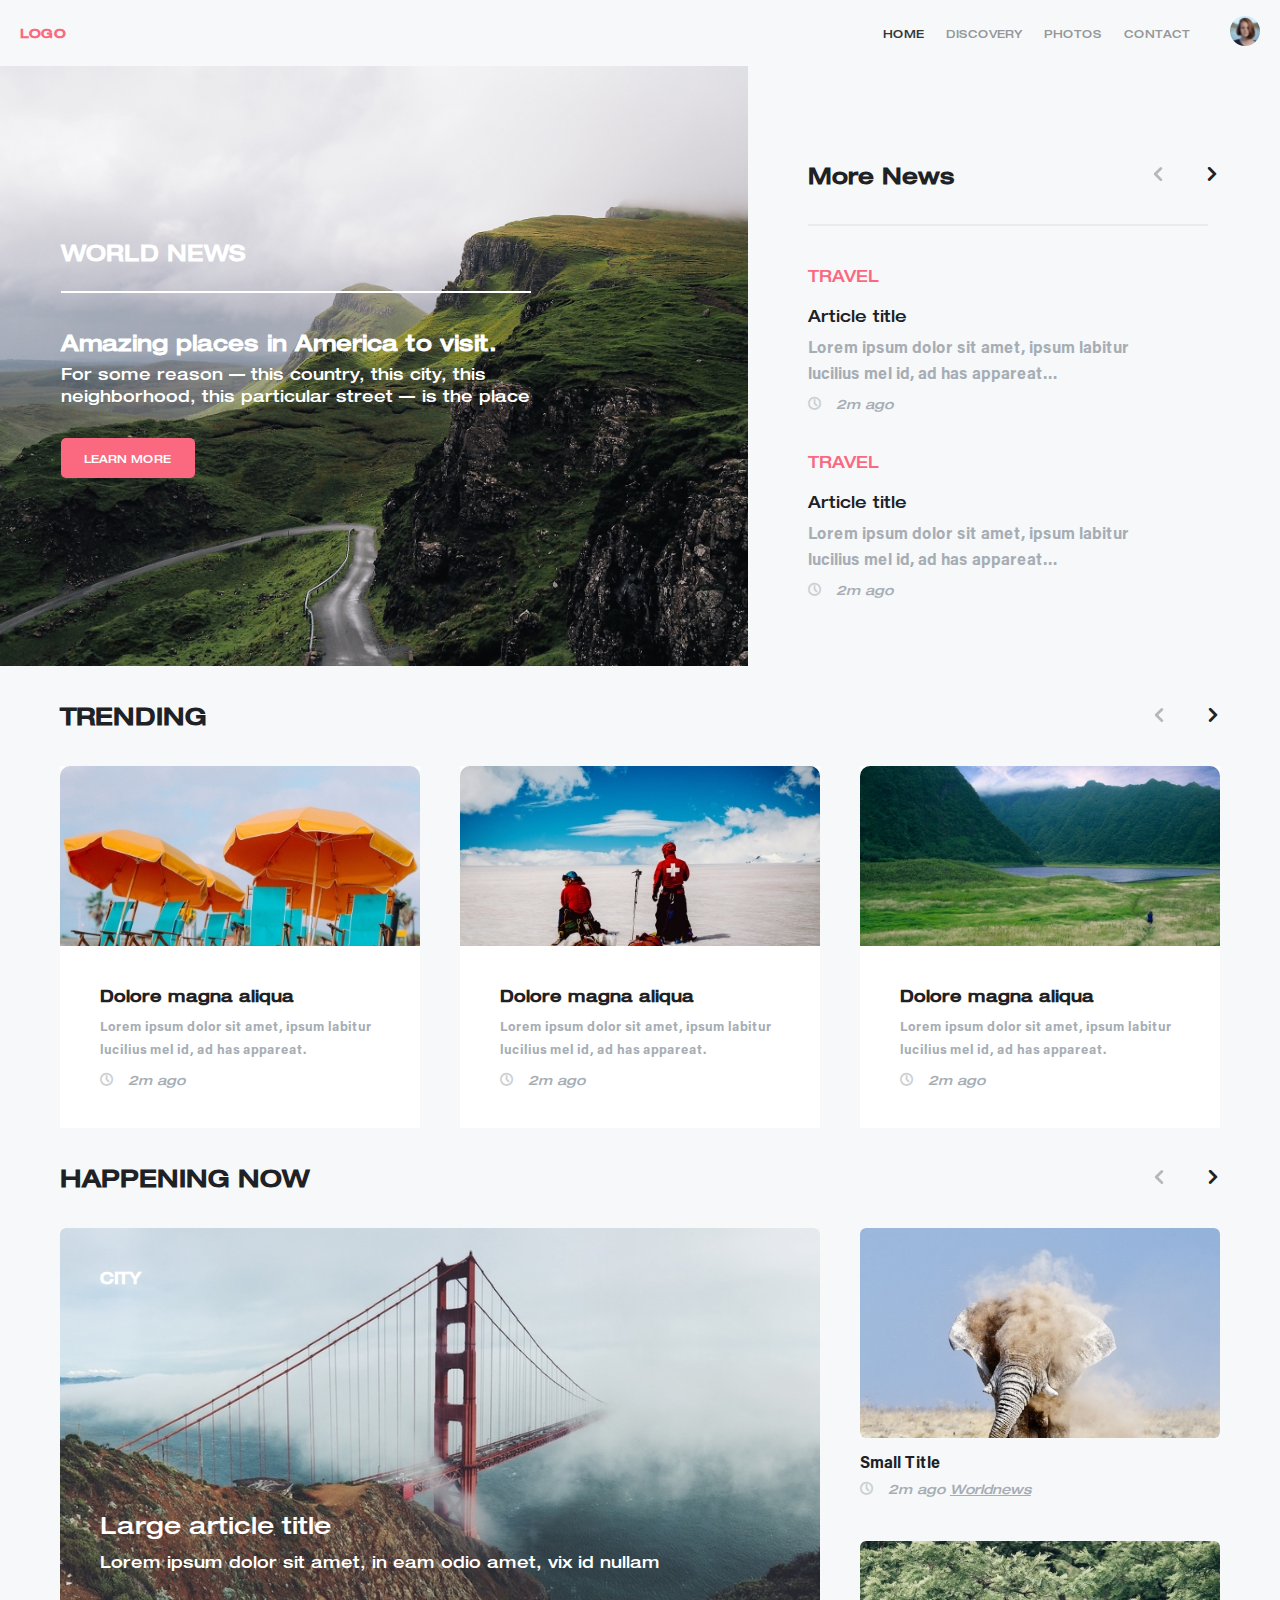
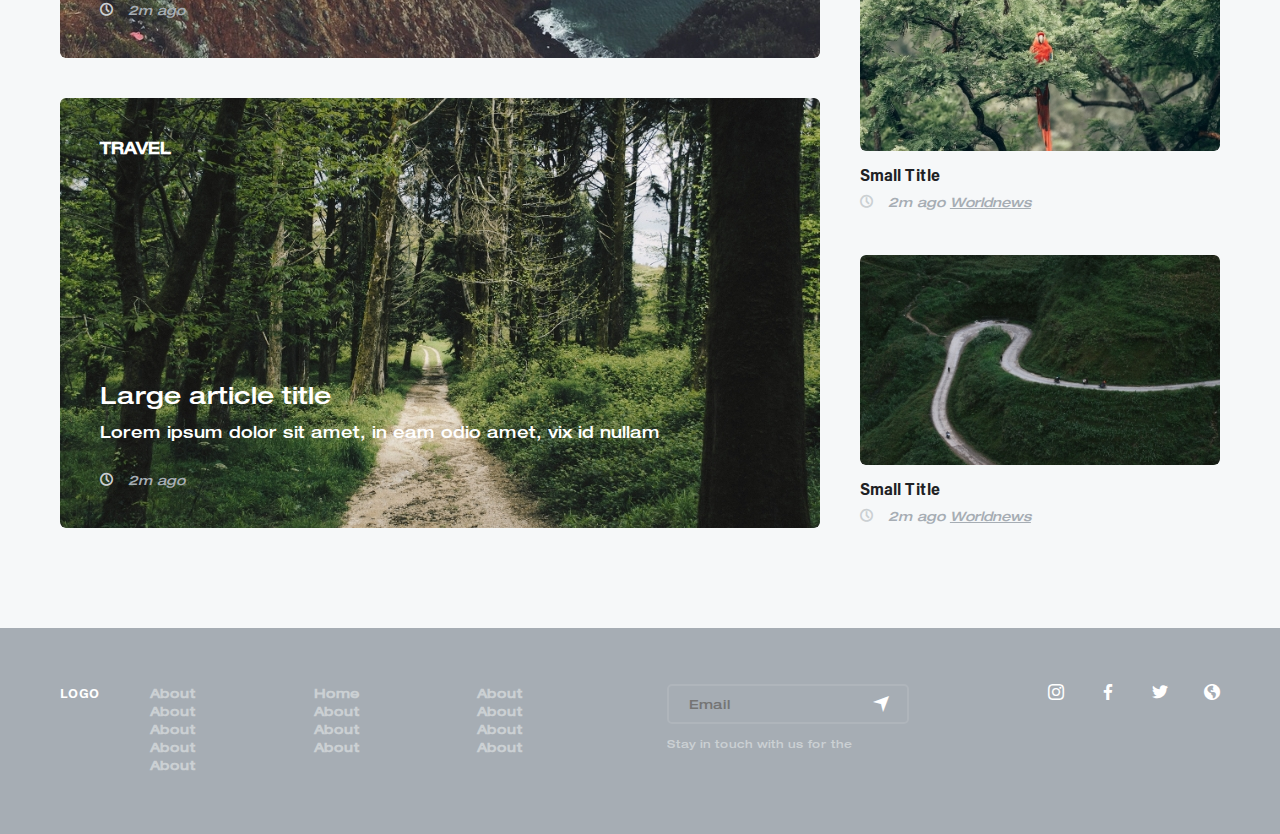
<file: index.html>
<!DOCTYPE html>
<html lang="en">
<head>
    <meta charset="UTF-8">
    <meta http-equiv="X-UA-Compatible" content="IE=edge">
    <meta name="viewport" content="width=device-width, initial-scale=1.0">
    <title>UNILAB</title>
    <link rel="stylesheet" href="assets/css/style.css">
    <link rel="stylesheet" href="assets/css/responsive.css">
    <link rel="stylesheet" href="assets/css/fonts.css">
</head>
<body >
    <header>
        <div class="head-cont" >
            <div class="burg-lines" id="burger-lines">
                <div class="b-line"></div>
                <div class="b-line"></div>
                <div class="b-line"></div>
            </div>
            <a href="index.html" class="logo">LOGO</a>
            <nav class="nav">
                <ul>
                    <li><a href="home.html" class="active">home</a></li>
                    <li><a href="#">discovery</a></li>
                    <li><a href="#">photos</a></li>
                    <li><a href="#">contact</a></li>
                    <li><a href="#"><img src="assets/img/avatar.png" alt="avatar"></a></li>
                </ul>
            </nav>
            <div class="burger-avatar">
                <a href="#"><img src="assets/img/avatar.png" alt="avatar"></a>
            </div>
        </div>
        <div class="burger-menu" id="burger-menu">
                    <a href="#" class="llogo">
                        LOGO
                    </a>
                <nav>
                    <li><a href="home.html" class="color-active"><span class="icon-home"></span>Home</a></li>
                    <li><a href="#"><span class="icon-home"></span>Home</a></li>
                    <li><a href="#"><span class="icon-home"></span>Home</a></li>
                    <li><a href="#"><span class="icon-home"></span>Home</a></li>
                    <li><a href="#"><span class="icon-home"></span>Home</a></li>
                </nav>
                <div class="footer">
                    <div class="burger-foot-link">
                        <a href="#">ADVERTISE</a>
                        <a href="#">ABOUT</a>
                        <a href="#">CAREERS</a>
                        <a href="#">INTEGRATIONS</a>
                        <a href="#">GUIDLINES</a>
                        <a href="#">about</a>
                        <a href="#">TESTIMONIALS</a>
                        <a href="#">about</a>
                        <a href="#">ADVERTISE</a>
                        <a href="#">CAREERS</a>
                        <a href="#">GUIDLINES</a>
                    </div>
                    <div class="social-links">
                        <a href="#"><span class="icon-instagram"></span></a>
                        <a href="#"><span class="icon-facebook"></span></a>
                        <a href="#"><span class="icon-tw"></span></a>
                        <a href="#"><span class="icon-Path"></span></a>
                    </div>
                </div>
            </div>
    </header>
    <section >
        <div class="position-cont">
            <div class="home-img">
                <div class="img-position">
                    <img src="assets/img/Image.png" alt="home-img">
                </div>
                <div class="position-child-cont">
                    <h1>WORLD NEWS</h1>
                    <h2>Amazing places in America to visit.</h2>
                    <div class="text1">
                         For some reason — this country, this city, this neighborhood, 
                         this particular street —  is the place you are living a majority of your life in.
                    </div>
                    <a href="#" class="learn-more">Learn More</a>
            </div> 
            
            </div> 
            <div class="news">
                <div class="news-box">
                    <div class="news-title">
                        <h2>More News</h2>
                        <div class="arrows">
                            <a href="#" class="rotate-arr">
                                <span class="icon-arrow arr1"></span>
                            </a>
                            <a href="#" class="rotate-arr2">
                                <span class="icon-arrow arr2"></span>
                            </a>
                        </div>
                    </div>
                    <div class="news-text">
                       <div class="text-box1">
                            <h2>TRAVEL</h2>
                            <h3>Article title</h3>
                            <div class="text">
                                Lorem ipsum dolor sit amet,
                                ipsum labitur lucilius mel id, ad has appareat…
                            </div>
                            <div class="card-time">
                                <span class="icon-time"></span>
                                2m ago
                            </div>
                       </div>
                       <div class="text-box1">
                            <h2>TRAVEL</h2>
                            <h3>Article title</h3>
                            <div class="text">
                                Lorem ipsum dolor sit amet,
                                ipsum labitur lucilius mel id, ad has appareat…
                            </div>
                            <div class="card-time">
                                <span class="icon-time"></span>
                                2m ago
                            </div>
                        </div>
                    </div>
                </div>
            </div>      
        </div>
    </section>
    <section>
        <div class="container">
            <div class="card-title">
                <h2>TRENDING</h2>
                <div class="arrows">

                    <a href="#" class="rotate-arr">
                        <span class="icon-arrow arr1"></span>
                    </a>
                    <a href="#" class="rotate-arr2">
                        <span class="icon-arrow arr2"></span>
                    </a>
                    
                </div>
            </div>
            <div class="cards">
                <div class="card">
                    <a href="#">
                        <div class="img-box">
                            <img src="assets/img/card-img1.jpg" alt="card-img">
                        </div>
                        <div class="card-text">
                            <h2>Dolore magna aliqua</h2>
                            <div class="p-box">
                                Lorem ipsum dolor sit amet,
                                ipsum labitur lucilius mel id, ad has appareat.
                            </div>
                            <div class="card-time">
                                <span class="icon-time"></span>
                                2m ago
                            </div>
                        </div>
                    </a>
                </div>
                <div class="card">
                    <a href="#">
                        <div class="img-box">
                            <img src="assets/img/card-img2.jpg" alt="card-img">
                        </div>
                        <div class="card-text">
                            <h2>Dolore magna aliqua</h2>
                            <div class="p-box">
                                Lorem ipsum dolor sit amet,
                                ipsum labitur lucilius mel id, ad has appareat.
                            </div>
                            <div class="card-time">
                                <span class="icon-time"></span>
                                2m ago
                            </div>
                        </div>
                    </a>
                </div>
                <div class="card">
                    <a href="#">
                        <div class="img-box">
                            <img src="assets/img/card-img3.jpg" alt="card-img">
                        </div>
                        <div class="card-text">
                            <h2>Dolore magna aliqua</h2>
                            <div class="p-box">
                                Lorem ipsum dolor sit amet,
                                ipsum labitur lucilius mel id, ad has appareat.
                            </div>
                            <div class="card-time">
                                <span class="icon-time"></span>
                                2m ago
                            </div>
                        </div>
                    </a>
                </div>
            </div>
        </div>
    </section>
    <section>
        <div class="container">
           <div class="card-title">
                <h2>HAPPENING NOW</h2>
                <div class="arrows">

                    <a href="#" class="rotate-arr">
                        <span class="icon-arrow arr1"></span>
                    </a>
                    <a href="#" class="rotate-arr2">
                        <span class="icon-arrow arr2"></span>
                    </a>
                </div>
            </div>
            <div class="img-gall">
                <div class="gall-box1">
                    <a href="#" class="img-left">
                        <img src="assets/img/Image2.jpg" alt="img">
                        <h2>City</h2>
                        <div class="img-text">
                            <h3>Large article title</h3>
                            <div class="p-text">
                                Lorem ipsum dolor sit amet, in eam odio amet, 
                                vix id nullam detracto, vidit vituperatoribus duo id. 
                                Affert detraxit voluptatum vis eu, 
                                inermis eloquentiam.
                            </div>
                            <div class="card-time time-box">
                                <span class="icon-time"></span>
                                2m ago
                            </div>
                        </div>
                    </a>
                    <a href="#" class="img-left">
                        <img src="assets/img/Image3.jpg" alt="img">
                        <h2>Travel</h2>
                        <div class="img-text">
                            <h3>Large article title</h3>
                            <div class="p-text">
                                Lorem ipsum dolor sit amet, in eam odio amet, 
                                vix id nullam detracto, vidit vituperatoribus duo id. 
                                Affert detraxit voluptatum vis eu, 
                                inermis eloquentiam.
                            </div>
                            <div class="card-time time-box">
                                <span class="icon-time"></span>
                                2m ago
                            </div>
                        </div>
                    </a>
                </div>
                <div class="gall-box2">
                   <div class="right-img">
                       <a href="#" class="img-right">
                           <img src="assets/img/image6.jpg" alt="image">
                       </a>
                       <h2>Small Title</h2>
                       <div class="card-time time-box">
                        <span class="icon-time"></span>
                            2m ago <a href="#">Worldnews</a>
                        </div>
                   </div>
                   <div class="right-img">
                    <a href="#" class="img-right">
                        <img src="assets/img/image5.jpg" alt="image">
                    </a>
                    <h2>Small Title</h2>
                    <div class="card-time time-box">
                     <span class="icon-time"></span>
                         2m ago <a href="#">Worldnews</a>
                     </div>
                </div>
                <div class="right-img">
                    <a href="#" class="img-right">
                        <img src="assets/img/image4.jpg" alt="image">
                    </a>
                    <h2>Small Title</h2>
                    <div class="card-time time-box">
                     <span class="icon-time"></span>
                         2m ago <a href="#">Worldnews</a>
                     </div>
                </div>
                </div>
            </div>
        </div>
    </section>
    <footer>
        <div class="container">
            <div class="footer-box">
                <div class="left-footer">
                    <div class="logo-footer">
                        <a href="#">LOGO</a>
                    </div>
                    <div class="footer-list">
                        <li><a href="#">about</a></li>
                        <li><a href="#">home</a></li>
                        <li><a href="#">about</a></li>
                        <li><a href="#">about</a></li>
                        <li><a href="#">about</a></li>
                        <li><a href="#">about</a></li>
                        <li><a href="#">about</a></li>
                        <li><a href="#">about</a></li>
                        <li><a href="#">about</a></li>
                        <li><a href="#">about</a></li>
                        <li><a href="#">about</a></li>
                        <li><a href="#">about</a></li>
                        <li><a href="#">about</a></li>
                    </div>
                </div>
                <div class="right-footer">
                    <form>
                        <input type="text" placeholder="Email">
                        <div class="button-icon">
                            <span class="icon-send"></span>
                        </div>
                        <div class="form-text">
                            Stay in touch with us for the freshest products!
                        </div>
                    </form>
                    <div class="social-links">
                        <a href="#"><span class="icon-instagram"></span></a>
                        <a href="#"><span class="icon-facebook"></span></a>
                        <a href="#"><span class="icon-tw"></span></a>
                        <a href="#"><span class="icon-Path"></span></a>
                    </div>
                </div>
            </div>
        </div>
    </footer>



    <script src="assets/js/main.js"></script>
</body>
</html>
</file>
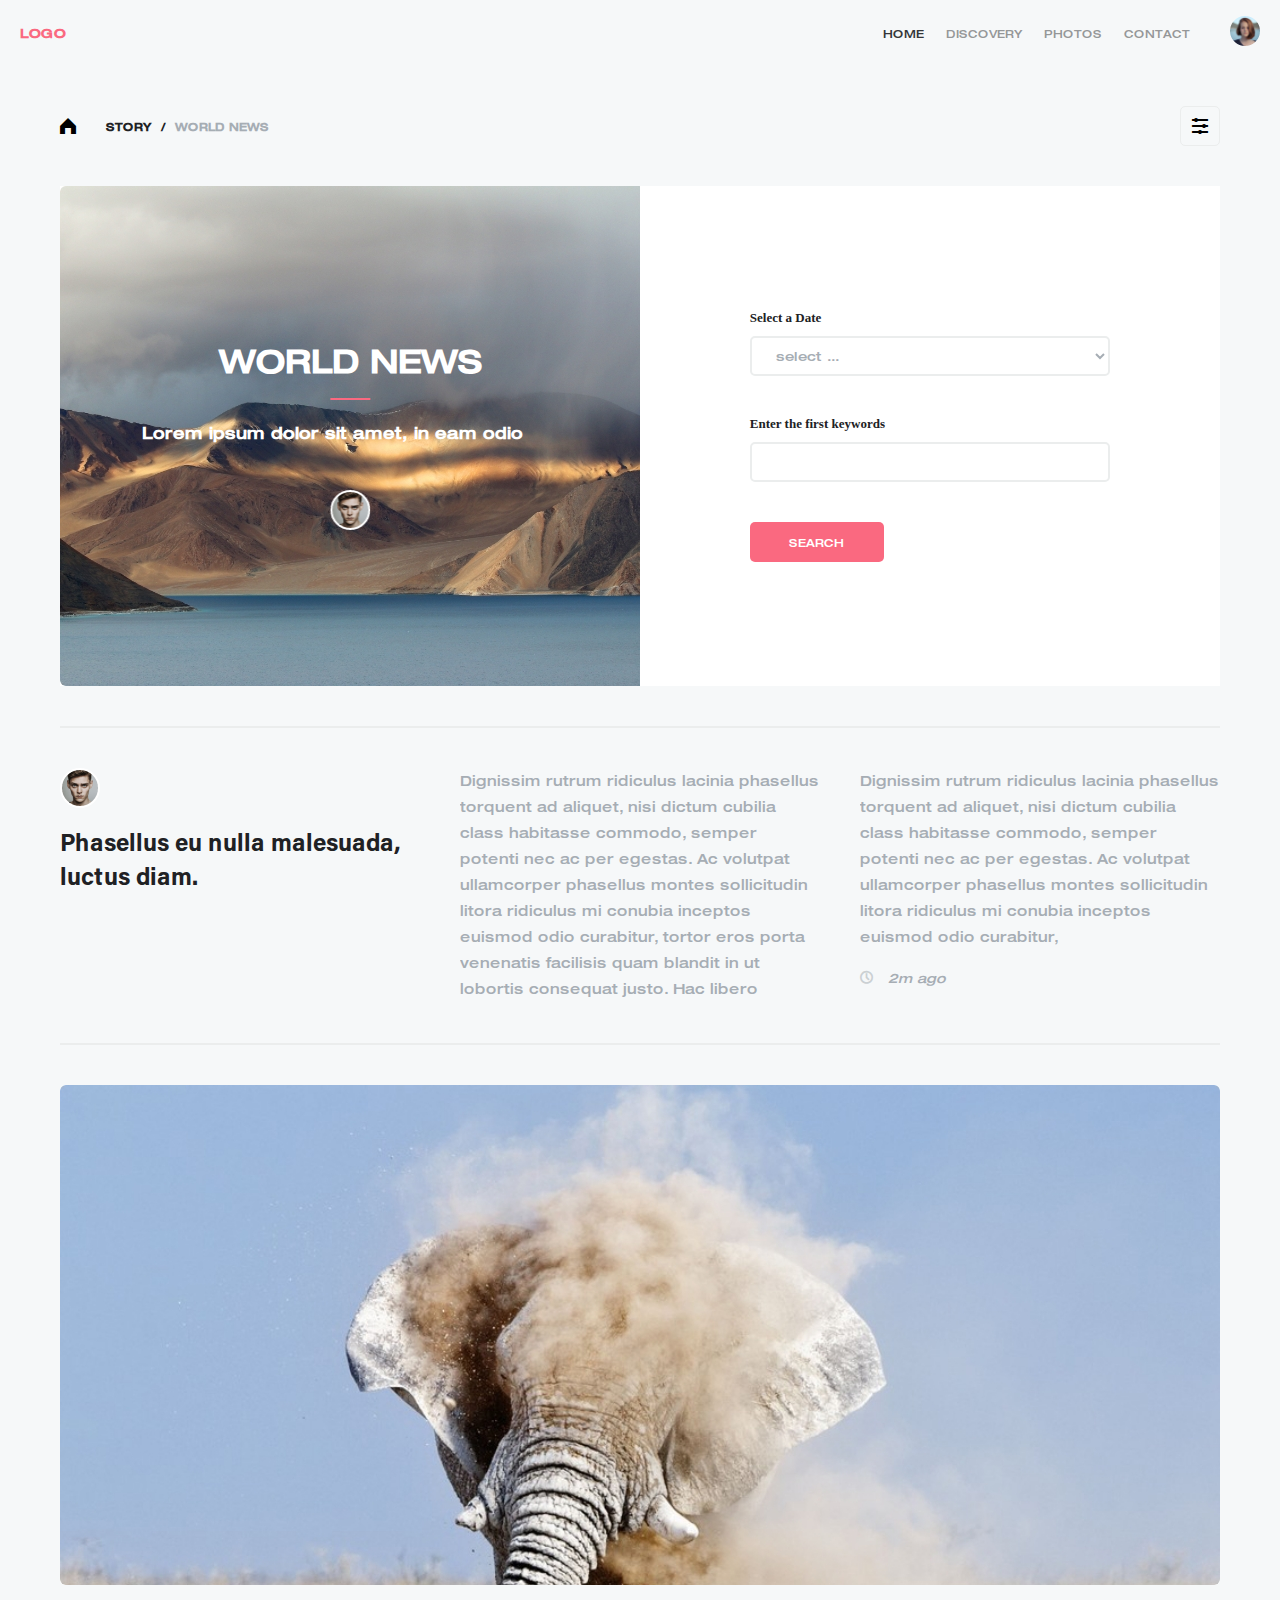
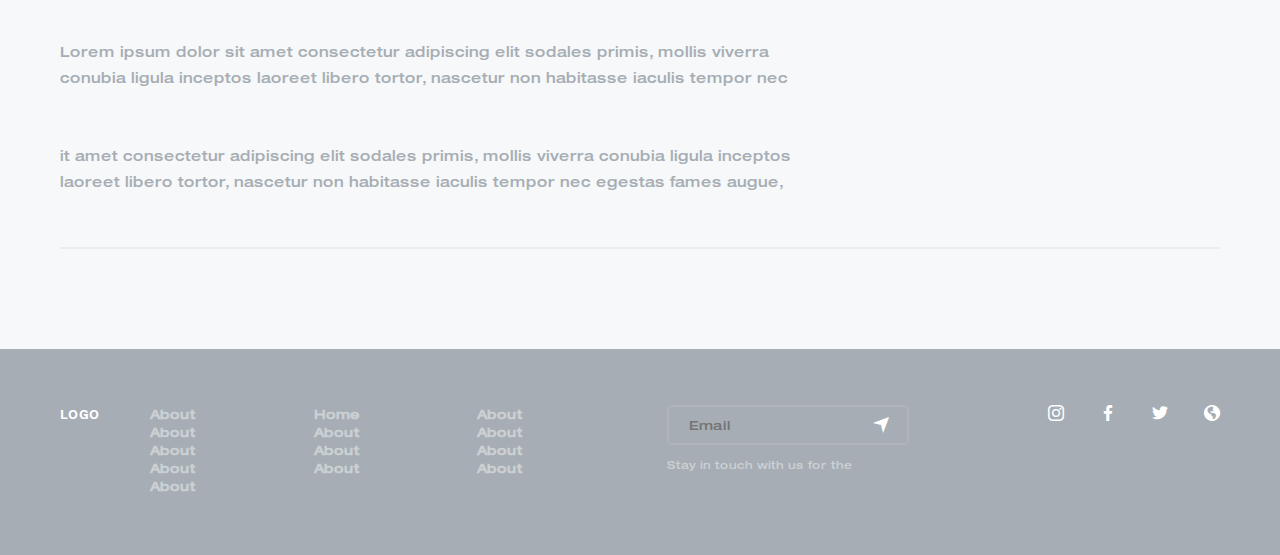
<file: home.html>
<!DOCTYPE html>
<html lang="en">
<head>
    <meta charset="UTF-8">
    <meta http-equiv="X-UA-Compatible" content="IE=edge">
    <meta name="viewport" content="width=device-width, initial-scale=1.0">
    <title>UNILAB</title>
    <link rel="stylesheet" href="assets/css/style.css">
    <link rel="stylesheet" href="assets/css/responsive.css">
    <link rel="stylesheet" href="assets/css/fonts.css">
</head>
<body>
    <header>
        <div class="head-cont" >
            <div class="burg-lines" id="burger-lines" >
                <div class="b-line"></div>
                <div class="b-line"></div>
                <div class="b-line"></div>
            </div>
            <a href="index.html" class="logo">LOGO</a>
            <nav class="nav">
                <ul>
                    <li><a href="home.html" class="active">home</a></li>
                    <li><a href="#">discovery</a></li>
                    <li><a href="#">photos</a></li>
                    <li><a href="#">contact</a></li>
                    <li><a href="#"><img src="assets/img/avatar.png" alt="avatar"></a></li>
                </ul>
            </nav>
            <div class="burger-avatar">
                <a href="#"><img src="assets/img/avatar.png" alt="avatar"></a>
            </div>
        </div>
        <div class="burger-menu" id="burger-menu">
                    <a href="#" class="llogo">
                        LOGO
                    </a>
                <nav>
                    <li><a href="home.html" class="color-active"><span class="icon-home"></span>Home</a></li>
                    <li><a href="#"><span class="icon-home"></span>Home</a></li>
                    <li><a href="#"><span class="icon-home"></span>Home</a></li>
                    <li><a href="#"><span class="icon-home"></span>Home</a></li>
                    <li><a href="#"><span class="icon-home"></span>Home</a></li>
                </nav>
                <div class="footer">
                    <div class="burger-foot-link">
                        <a href="#">ADVERTISE</a>
                        <a href="#">ABOUT</a>
                        <a href="#">CAREERS</a>
                        <a href="#">INTEGRATIONS</a>
                        <a href="#">GUIDLINES</a>
                        <a href="#">about</a>
                        <a href="#">TESTIMONIALS</a>
                        <a href="#">about</a>
                        <a href="#">ADVERTISE</a>
                        <a href="#">CAREERS</a>
                        <a href="#">GUIDLINES</a>
                    </div>
                    <div class="social-links">
                        <a href="#"><span class="icon-instagram"></span></a>
                        <a href="#"><span class="icon-facebook"></span></a>
                        <a href="#"><span class="icon-tw"></span></a>
                        <a href="#"><span class="icon-Path"></span></a>
                    </div>
                </div>
            </div>
    </header>
    <section>
        <div class="container">
            <div class="text-top">
                <div class="tt">
                    <span class="icon-home"></span>
                    <h2>story</h2>
                    <span class="line">/</span>
                    <h3>world news</h3>
                    <a href="index.html">
                        <img src="assets/img/Arrow Back.png" alt="arrow">
                    </a>
                </div>
                <div class="filter">
                    <span class="icon-filter"></span>
                </div>
            </div>
        </div>
        <div class="container">
            <div class="home">
                <div class="home-img1">
                    <img src="assets/img/home-img.jpg" alt="home">
                    <div class="home-pos-text">
                        <h2>
                            world news
                        </h2>
                        <div class="text">
                            Lorem ipsum dolor sit amet, 
                            in eam odio amet, vix id nullam detracto vidit.
                        </div>
                        <div class="av-img">
                            <img src="assets/img/avatar2.png" alt="img">
                        </div>
                    </div>
                </div>
                <div class="home-select">
                    <form>
                        <label for="date">Select a Date</label>
                        <select name="cars">
                            <option >select ...</option>
                            <option value="2010">2010</option>
                            <option value="2000">2000</option>
                            <option value="2020">2020</option>
                        </select>
                        <label for="text">Enter the first keywords</label>
                        <input type="text">
                        <button class="learn-more">SEARCH</button>
                    </form>
                </div>
            </div>
        </div>
    </section>
    <section>
        <div class="container">
            <div class="middle-text">
                <div class="text">
                    <div class="av2-img">
                        <img src="assets/img/avatar2.png" alt="avatar">
                    </div>
                    <div class="avatar-text">
                        Phasellus eu nulla malesuada, luctus diam.
                    </div>
                </div>
                <div class="text">
                    <div class="text-p">
                        Dignissim rutrum ridiculus lacinia phasellus torquent ad aliquet, nisi dictum cubilia class habitasse commodo, semper potenti nec ac per egestas. Ac volutpat ullamcorper phasellus montes sollicitudin litora ridiculus mi conubia inceptos euismod odio curabitur, tortor eros porta venenatis facilisis quam blandit in ut lobortis consequat justo. Hac libero quisque tortor conubia iaculis 
                    </div>
                </div>
                <div class="text">
                    <div class="text-p">
                        Dignissim rutrum ridiculus lacinia phasellus torquent ad aliquet, nisi dictum cubilia class habitasse commodo, semper potenti nec ac per egestas. Ac volutpat ullamcorper phasellus montes sollicitudin litora ridiculus mi conubia inceptos euismod odio curabitur, 
                    </div>
                    <div class="card-time">
                        <span class="icon-time"></span>
                        2m ago
                    </div>
                </div>
            </div>
        </div>
    </section>
    <section>
        <div class="container">
            <div class="last-info-box">
                <div class="img-info-box">
                    <img src="assets/img/image22.jpg" alt="img">
                </div>
                <div class="info-text">
                    <p>
                    Lorem ipsum dolor sit amet consectetur adipiscing elit sodales primis, mollis viverra conubia ligula inceptos laoreet libero tortor, nascetur non habitasse iaculis tempor nec egestas fames augue, platea porta integer nostra curae sed arcu. Nec ut diam vulputate ante scelerisque ridiculus lobortis orci mi curae himenaeos quis, senectus curabitur ullamcorper a porttitor nibh fermentum nisi cum morbi aliquam. Vitae pretium vestibulum dui gravida in potenti interdum, class rhoncus neque eget magna at

                    Lorem ipsum dolor
                    </p>
                    <br> 
                    <p>
                        it amet consectetur adipiscing elit sodales primis, mollis viverra conubia ligula inceptos laoreet libero tortor, nascetur non habitasse iaculis tempor nec egestas fames augue, platea porta integer nostra curae sed arcu. Nec ut diam vulputate ante scelerisque ridiculus lobortis orci mi curae himenaeos quis, senectus curabitur ullamcorper a porttitor nibh fermentum nisi cum morbi aliquam. Vitae pretium vestibulum dui gravida in potenti interdum, class rhoncus neque eget magna at
                    </p>
                
                    <div class="hidden-text">
                        it amet consectetur adipiscing elit sodales primis, mollis viverra conubia ligula inceptos lao
                    </div>
                </div>
            </div>
            <div class="paginate">
                <a href="#" class="active-pagi">01</a>
                <a href="#">02</a>
                <a href="#">03</a>
                <a href="#">04</a>
                <a href="#">05</a>
                <a href="#">06</a>
                <a href="#">
                    <div></div>
                    <div></div>
                    <div></div>
                </a>
            </div>
        </div>
</section>
<footer>
    <div class="container">
        <div class="footer-box">
            <div class="left-footer">
                <div class="logo-footer">
                    <a href="#">LOGO</a>
                </div>
                <div class="footer-list">
                    <li><a href="#">about</a></li>
                    <li><a href="#">home</a></li>
                    <li><a href="#">about</a></li>
                    <li><a href="#">about</a></li>
                    <li><a href="#">about</a></li>
                    <li><a href="#">about</a></li>
                    <li><a href="#">about</a></li>
                    <li><a href="#">about</a></li>
                    <li><a href="#">about</a></li>
                    <li><a href="#">about</a></li>
                    <li><a href="#">about</a></li>
                    <li><a href="#">about</a></li>
                    <li><a href="#">about</a></li>
                </div>
            </div>
            <div class="right-footer">
                <form>
                    <input type="text" placeholder="Email">
                    <div class="button-icon">
                        <span class="icon-send"></span>
                    </div>
                    <div class="form-text">
                        Stay in touch with us for the freshest products!
                    </div>
                </form>
                <div class="social-links">
                    <a href="#"><span class="icon-instagram"></span></a>
                    <a href="#"><span class="icon-facebook"></span></a>
                    <a href="#"><span class="icon-tw"></span></a>
                    <a href="#"><span class="icon-Path"></span></a>
                </div>
            </div>
        </div>
    </div>
</footer>
</body>
</html>
</file>
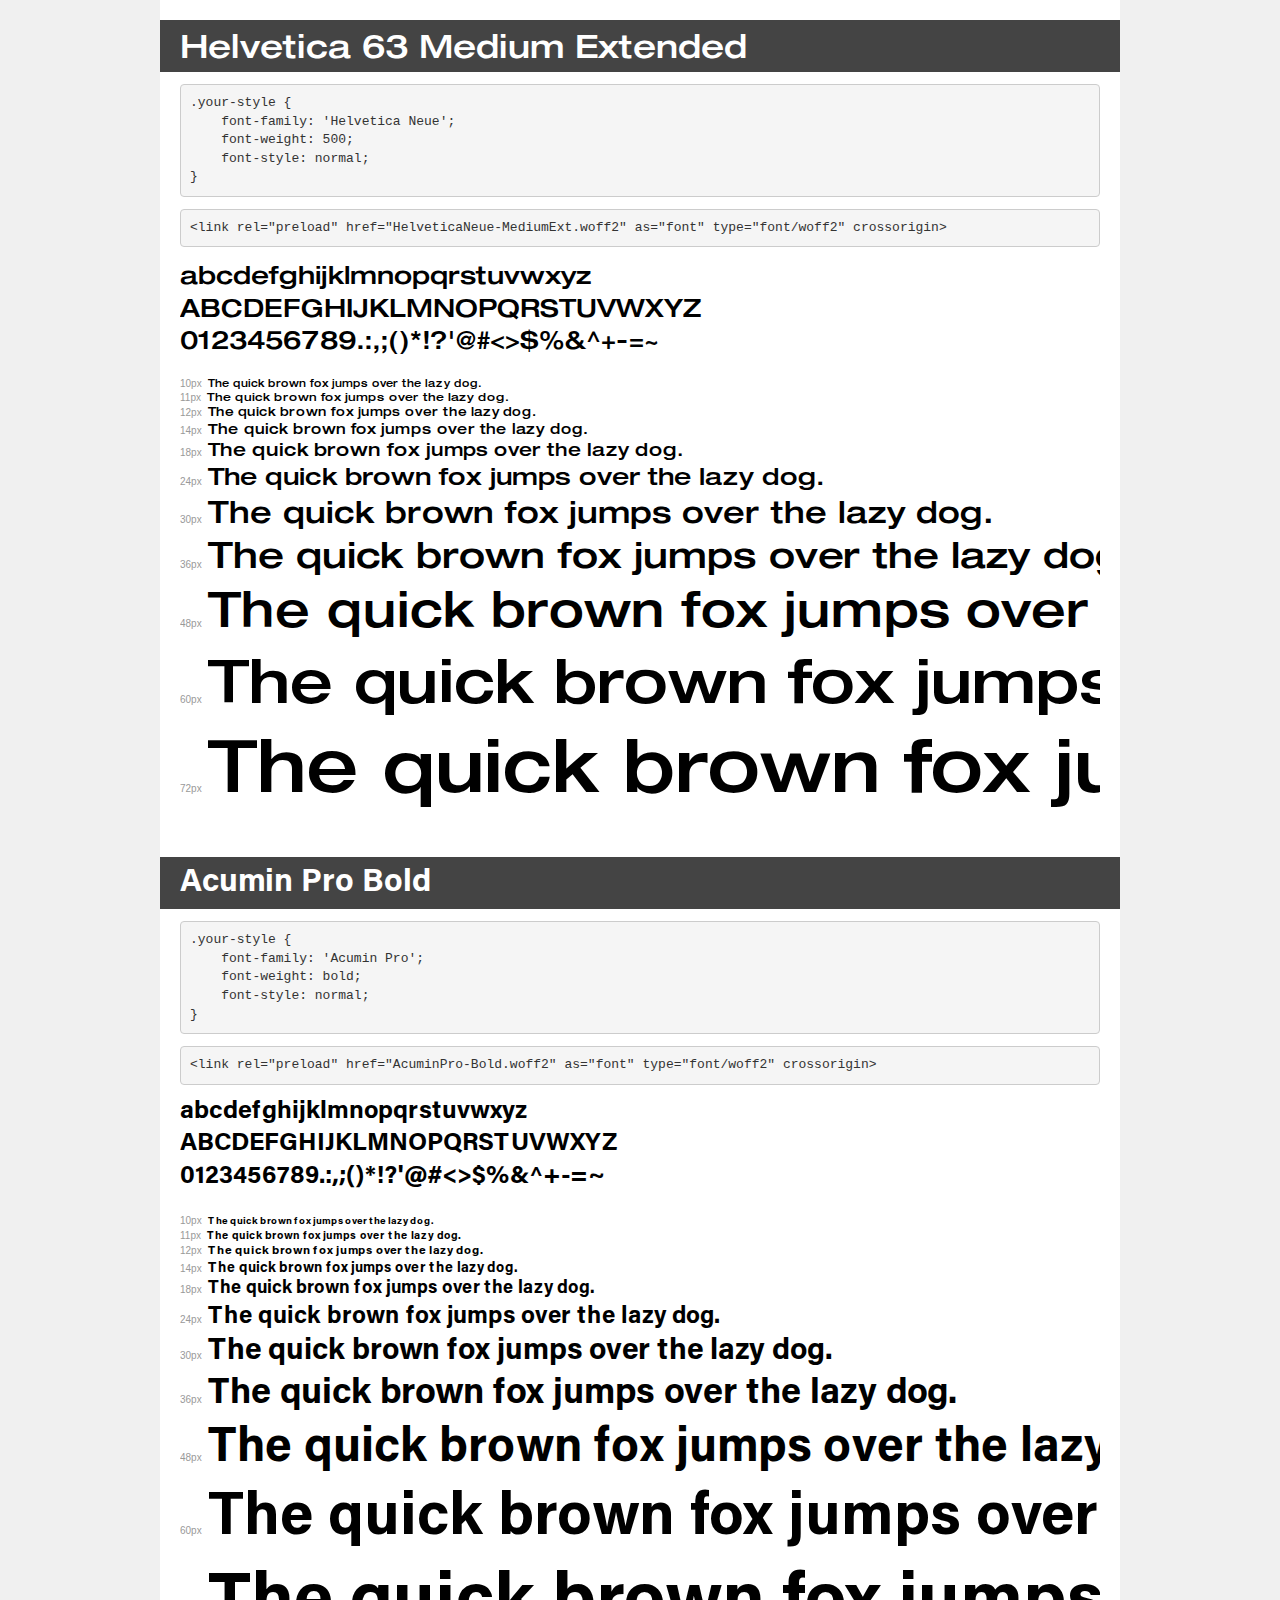
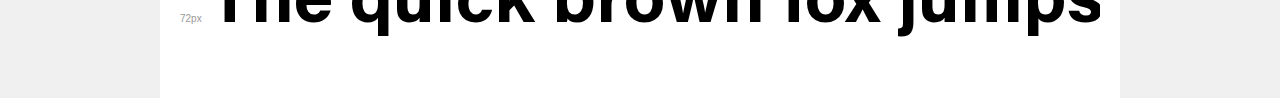
<file: assets/fonts/demo.html>
<!DOCTYPE html>
<html lang="en">
<head>
    <meta charset="utf-8">
    <meta http-equiv="X-UA-Compatible" content="IE=edge">
    <meta name="viewport" content="width=device-width, initial-scale=1">
    <meta name="robots" content="noindex, noarchive">
    <meta name="format-detection" content="telephone=no">
    <title>Transfonter demo</title>
    <link href="stylesheet.css" rel="stylesheet">
    <style>
        /*
        http://meyerweb.com/eric/tools/css/reset/
        v2.0 | 20110126
        License: none (public domain)
        */
        html, body, div, span, applet, object, iframe,
        h1, h2, h3, h4, h5, h6, p, blockquote, pre,
        a, abbr, acronym, address, big, cite, code,
        del, dfn, em, img, ins, kbd, q, s, samp,
        small, strike, strong, sub, sup, tt, var,
        b, u, i, center,
        dl, dt, dd, ol, ul, li,
        fieldset, form, label, legend,
        table, caption, tbody, tfoot, thead, tr, th, td,
        article, aside, canvas, details, embed,
        figure, figcaption, footer, header, hgroup,
        menu, nav, output, ruby, section, summary,
        time, mark, audio, video {
            margin: 0;
            padding: 0;
            border: 0;
            font-size: 100%;
            font: inherit;
            vertical-align: baseline;
        }
        /* HTML5 display-role reset for older browsers */
        article, aside, details, figcaption, figure,
        footer, header, hgroup, menu, nav, section {
            display: block;
        }
        body {
            line-height: 1;
        }
        ol, ul {
            list-style: none;
        }
        blockquote, q {
            quotes: none;
        }
        blockquote:before, blockquote:after,
        q:before, q:after {
            content: '';
            content: none;
        }
        table {
            border-collapse: collapse;
            border-spacing: 0;
        }
        /* demo styles */
        body {
            background: #f0f0f0;
            color: #000;
        }
        .page {
            background: #fff;
            width: 920px;
            margin: 0 auto;
            padding: 20px 20px 0 20px;
            overflow: hidden;
        }
        .font-container {
            overflow-x: auto;
            overflow-y: hidden;
            margin-bottom: 40px;
            line-height: 1.3;
            white-space: nowrap;
            padding-bottom: 5px;
        }
        h1 {
            position: relative;
            background: #444;
            font-size: 32px;
            color: #fff;
            padding: 10px 20px;
            margin: 0 -20px 12px -20px;
        }
        .letters {
            font-size: 25px;
            margin-bottom: 20px;
        }
        .s10:before {
            content: '10px';
        }
        .s11:before {
            content: '11px';
        }
        .s12:before {
            content: '12px';
        }
        .s14:before {
            content: '14px';
        }
        .s18:before {
            content: '18px';
        }
        .s24:before {
            content: '24px';
        }
        .s30:before {
            content: '30px';
        }
        .s36:before {
            content: '36px';
        }
        .s48:before {
            content: '48px';
        }
        .s60:before {
            content: '60px';
        }
        .s72:before {
            content: '72px';
        }
        .s10:before, .s11:before, .s12:before, .s14:before,
        .s18:before, .s24:before, .s30:before, .s36:before,
        .s48:before, .s60:before, .s72:before {
            font-family: Arial, sans-serif;
            font-size: 10px;
            font-weight: normal;
            font-style: normal;
            color: #999;
            padding-right: 6px;
        }
        pre {
            display: block;
            padding: 9px;
            margin: 0 0 12px;
            font-family: Monaco, Menlo, Consolas, "Courier New", monospace;
            font-size: 13px;
            line-height: 1.428571429;
            color: #333;
            font-weight: normal;
            font-style: normal;
            background-color: #f5f5f5;
            border: 1px solid #ccc;
            overflow-x: auto;
            border-radius: 4px;
        }
        /* responsive */
        @media (max-width: 959px) {
            .page {
                width: auto;
                margin: 0;
            }
        }
    </style>
</head>
<body>
<div class="page">
    <div class="demo">
        <h1 style="font-family: 'Helvetica Neue'; font-weight: 500; font-style: normal;">Helvetica 63 Medium Extended</h1>
        <pre title="Usage">.your-style {
    font-family: 'Helvetica Neue';
    font-weight: 500;
    font-style: normal;
}</pre>
        <pre title="Preload (optional)">
&lt;link rel=&quot;preload&quot; href=&quot;HelveticaNeue-MediumExt.woff2&quot; as=&quot;font&quot; type=&quot;font/woff2&quot; crossorigin&gt;</pre>
        <div class="font-container" style="font-family: 'Helvetica Neue'; font-weight: 500; font-style: normal;">
            <p class="letters">
                abcdefghijklmnopqrstuvwxyz<br>
ABCDEFGHIJKLMNOPQRSTUVWXYZ<br>
                0123456789.:,;()*!?'@#&lt;&gt;$%&^+-=~
            </p>
            <p class="s10" style="font-size: 10px;">The quick brown fox jumps over the lazy dog.</p>
            <p class="s11" style="font-size: 11px;">The quick brown fox jumps over the lazy dog.</p>
            <p class="s12" style="font-size: 12px;">The quick brown fox jumps over the lazy dog.</p>
            <p class="s14" style="font-size: 14px;">The quick brown fox jumps over the lazy dog.</p>
            <p class="s18" style="font-size: 18px;">The quick brown fox jumps over the lazy dog.</p>
            <p class="s24" style="font-size: 24px;">The quick brown fox jumps over the lazy dog.</p>
            <p class="s30" style="font-size: 30px;">The quick brown fox jumps over the lazy dog.</p>
            <p class="s36" style="font-size: 36px;">The quick brown fox jumps over the lazy dog.</p>
            <p class="s48" style="font-size: 48px;">The quick brown fox jumps over the lazy dog.</p>
            <p class="s60" style="font-size: 60px;">The quick brown fox jumps over the lazy dog.</p>
            <p class="s72" style="font-size: 72px;">The quick brown fox jumps over the lazy dog.</p>
        </div>
    </div>

    <div class="demo">
        <h1 style="font-family: 'Acumin Pro'; font-weight: bold; font-style: normal;">Acumin Pro Bold</h1>
        <pre title="Usage">.your-style {
    font-family: 'Acumin Pro';
    font-weight: bold;
    font-style: normal;
}</pre>
        <pre title="Preload (optional)">
&lt;link rel=&quot;preload&quot; href=&quot;AcuminPro-Bold.woff2&quot; as=&quot;font&quot; type=&quot;font/woff2&quot; crossorigin&gt;</pre>
        <div class="font-container" style="font-family: 'Acumin Pro'; font-weight: bold; font-style: normal;">
            <p class="letters">
                abcdefghijklmnopqrstuvwxyz<br>
ABCDEFGHIJKLMNOPQRSTUVWXYZ<br>
                0123456789.:,;()*!?'@#&lt;&gt;$%&^+-=~
            </p>
            <p class="s10" style="font-size: 10px;">The quick brown fox jumps over the lazy dog.</p>
            <p class="s11" style="font-size: 11px;">The quick brown fox jumps over the lazy dog.</p>
            <p class="s12" style="font-size: 12px;">The quick brown fox jumps over the lazy dog.</p>
            <p class="s14" style="font-size: 14px;">The quick brown fox jumps over the lazy dog.</p>
            <p class="s18" style="font-size: 18px;">The quick brown fox jumps over the lazy dog.</p>
            <p class="s24" style="font-size: 24px;">The quick brown fox jumps over the lazy dog.</p>
            <p class="s30" style="font-size: 30px;">The quick brown fox jumps over the lazy dog.</p>
            <p class="s36" style="font-size: 36px;">The quick brown fox jumps over the lazy dog.</p>
            <p class="s48" style="font-size: 48px;">The quick brown fox jumps over the lazy dog.</p>
            <p class="s60" style="font-size: 60px;">The quick brown fox jumps over the lazy dog.</p>
            <p class="s72" style="font-size: 72px;">The quick brown fox jumps over the lazy dog.</p>
        </div>
    </div>

</div>
</body>
</html>
</file>
<file: assets/css/style.css>
body{
    padding: 0;
    margin: 0;
    background: #F6F8F9;
}
*{
    box-sizing: border-box;
}
a{
    text-decoration: none;
}
h1, h2, h3{
    margin: 0;
}
li{
    list-style: none;
}
.container{
    max-width: 80.56%;
    margin: 0 auto;
}
/*  header  */
.burg-lines{
    width: 16px;
    height: 16px;
    cursor: pointer;
    z-index: 9999999;
    /* position: fixed; */
    top: 17px;
    left: 20px;
    overflow: hidden;
    display: none;
}
.b-line{
    width: 100%;
    height: 2px;
    border: 10px;
    background: #343638;
    transition: 0.4s;
}
.b-line:nth-child(2){
    margin: 5px 0;
    width: 70%;
}
.burger-avatar{
    display: none;
    width: 16px;
    height: 16px;
}
.burger-avatar a img{
    width: 100%;
    height: 100%;
}
.burger-menu{
    width: 100%;
    height: 100vh;
    z-index: 999;
    background: #fff;
    position: fixed;
    top: 0;
    padding-top: 70px;
    padding-left: 30px;
    left: -150%;
    transition: 0.5s;
    display: flex;
    flex-direction: column;
    justify-content: space-between;
    /* display: none; */
}
.burger-menu:before {
    content: "";
    position: absolute;
    width: 100%;
    height: 100%;
    background: #fff;
    left: -88%;
    z-index: -1;
}
.burger-menu .llogo{
    font-size: 13px;
    font-weight: 700;
    color: #FA6980;
    font-family: 'Helvetica Neue';
    transition: 0.5s;
    min-height: 50px;
}
.burger-menu nav {
    width: 100%;
    /* margin-top: 80px; */
}
.burger-menu nav li{
    width: 100%;
    margin-bottom: 30px;
}
.burger-menu nav li a{
    font-size: 11px;
    font-weight: 700;
    color: rgba(52, 54, 56, 0.5);
    font-family: 'Helvetica Neue';
    text-transform: uppercase;
    transition: 0.5s;
}
.burger-menu nav li span{
     margin-right: 30px;
     font-size: 16px;
     color: #343638;
}
.burger-menu nav li a.color-active,
.burger-menu nav li a:hover{
    color: #202124;
}

.open{
    /* display: block; */
    box-shadow: 22px 32px 54px 0px rgba(0,0,0,0.43);
    left: 0;
    overflow-y: auto;
}

 .fixed{
    position: fixed;
}
.fixed .b-line:first-child{
    transform: rotate(45deg) translate(5px, 5px);
}
.fixed .b-line:nth-child(2){
    transform: translateX(-30px);
}
.fixed .b-line:last-child{
    transform: rotate(-45deg) translate(5px, -5px);
}

.footer{
    width: 100%;
    background: rgba(0, 0,0, 0.23);
    position: relative;
    height: 310px;
    padding-top: 56px;
    padding-bottom: 40px;
}
.footer:before{
    content: "";
    position: absolute;
    width: 50%;
    top: 0;
    height: 100%;
    left: -50%;
    background: rgba(0, 0,0, 0.23);
}
.footer .social-links{
    margin-left: 0;
    margin-top: 60px;
}
.burger-foot-link{
    width: 100%;
    display: flex;
    flex-wrap: wrap;
    max-height: 150px;
    overflow: hidden;
}
.burger-foot-link a{
    width: 50%;
    margin-bottom: 30px;
    font-size: 11px;
    font-weight: 700;
    color: rgba(255, 255, 255, 0.5);
    font-family: 'Helvetica Neue';
    text-transform: uppercase;
}
.head-cont{
    width: 100%;
    display: flex;
    justify-content: space-between;
    align-items: center;
    background: #F6F8F9;
    padding: 0 20px;
}
.head-cont .logo{
    font-size: 13px;
    color: #FA6980;
    padding: 18px 0;
    font-family: 'Helvetica Neue';
    font-weight: 700;
    transition: 0.5s;
}
.nav ul{
    padding: 0;
    display: flex;
    align-items: center;
}
.nav ul li{
    list-style: none;
    margin-right: 22px;
}
.nav ul li:last-child{
    margin-left: 18px;
    margin-right: 0;
}
.nav ul li a{
    font-size: 11px;
    line-height: 15px;
    text-transform: uppercase;
    color: rgba(52, 54, 56, 0.5);
    transition: 0.4s;
    font-family: 'Helvetica Neue';
    font-weight: 500;
}
.nav ul li a:hover{
    color: #343638;
}
.nav ul li a.active{
    color: #343638;
}
.nav ul li:last-child a{
    width: 30px;
    height: 30px;
    border-radius: 50%;
}
.nav ul li:last-child a img{
    width: 100%;
    height: 100%;
    object-fit: cover;
}
/* header */

/* section 1 */

.position-cont{
    display: flex;
    width: 100%;
    height: 600px;
}
.home-img{
    position: relative;
    top: 0;
    left: 0;
    width: 58.4%;
    height: 100%;
}
.img-position{
    width: 100%;
    height: 100%;
}
.home-img img{
    width: 100%;
    height: 100%;
    object-fit: cover;
}

.position-child-cont{
    position: absolute;
    max-width: 600px;
    height: auto;
    top: 177px;
    left: 16.6%;
}
.position-child-cont h1{
    font-size: 24px;
    color: #FFFFFF;
    line-height: 20px;
    margin: 0;
    font-family: 'Helvetica Neue';
    font-weight: 700;
    position: relative;
}
.position-child-cont h1:after{
    position: absolute;
    content: "";
    width: 100%;
    height: 2px;
    background: #FFFFFF;
    bottom: -30px;
    left: 0;
}
.position-child-cont h2{
    font-size: 24px;
    color: #FFFFFF;
    line-height: 20px;
    margin-top: 70px;
    margin-bottom: 0;
    font-family: 'Helvetica Neue';
    font-weight: 700;
}
.text1{
    font-size: 16px;
    line-height: 26px;
    color: #FFFFFF;
    margin-top: 10px;
    margin-bottom: 30px;
    padding-right: 60px;
    max-height: 45px;
    overflow: hidden;
    font-family: 'Helvetica Neue';
    font-weight: 400;
}
.learn-more{
    font-size: 11px;
    font-weight: 500;
    font-family: 'Helvetica Neue';
    color: #FFFFFF;
    background: #FA6980;
    width: 134px;
    height: 40px;
    display: flex;
    justify-content: center;
    align-items: center;
    transition: 0.4s;
    border-radius: 5px;
    text-transform: uppercase;
}
.learn-more:hover{
    background: #FFFFFF;
    color: #FA6980;
}
.news{
    width: calc(100% - 58.4%);
    height: 100%;
    /* position: absolute; */
    /* background: red; */
    padding-right: 9.8%;
    right: 0;
}
.news-title{
    width: 100%;
    height: 60px;
    display: flex;
    justify-content: space-between;
    margin-top: 100px;
    padding-left: 100px;
    /* padding-right: 120px; */
    align-items: flex-start;
    position: relative;
}
.news-title:after{
    content: "";
    position: absolute;
    bottom: 0;
    height: 2px;
    width: 85%;
    background: #EBEDED;
}
.news-title h2{
    font-size: 24px;
    font-family: 'Helvetica Neue';
    line-height: 20px;
    color: #202124;
}
.arrows{
    display: flex;
}
.arrows span,.rotate-arr span{
    font-size: 14px;
    cursor: pointer;
}
.rotate-arr{
    transform: rotateY(180deg);
    color: rgba(32, 33, 36, 0.3);
}
.arrows .arr2{
    margin-left: 40px;
    /* transform: rotate(90deg); */
    color: #202124;
}
.news-text{
    margin-left: 100px;
    margin-top: 40px;
    width: 90%;
}
.news-text .text-box1:first-child{
    margin-bottom: 40px;
}
.news-text h2{
    font-size: 16px;
    font-family: 'Helvetica Neue';
    font-weight: 500;
    color: #FA6980;
}
.news-text h3{
    font-size: 16px;
    font-family: 'Helvetica Neue';
    font-weight: 500;
    color: #202124;
    margin-top: 20px;
    margin-bottom: 10px;
}
.news-text .text{
    font-size: 16px;
    font-family: 'Acumin Pro';
    font-weight: 400;
    color: #A6ADB4;
    line-height: 26px;
    height: 50px;
    overflow: hidden;
    margin-bottom: 10px;
}

/* section 1 */

/*  section 2 */
.card-title{
    display: flex;
    justify-content: space-between;
    align-items: center;
    width: 100%;
}
.card-title h2{
    font-size: 24px;
    font-family: 'Helvetica Neue';
    color: #202124;
    line-height: 20px;
    margin:  40px 0;
}
.cards{
    width: 100%;
    display: flex;
    justify-content: flex-start;
}
.card{
    width: calc((100%) / 3);
    background: #FFFFFF;
    transition: 0.4s;
}
.card:nth-child(2){
    margin: 0 40px;
}
.img-box{
    width: 100%;
    height: 180px;
    border-top-left-radius: 10px;
    border-top-right-radius: 10px;
    overflow: hidden;
}
.img-box img{
    width: 100%;
    height: 100%;
    object-fit: cover;
}
.card-text{
    padding: 40px;
    transition: 0.4s;
}
.card:hover .card-text{
    box-shadow: 0px 5px 10px 0px rgba(0,0,0,0.30);
}
.card-text h2{
    font-size: 16px;
    color: #202124;
    font-family: 'Helvetica Neue';
    line-height: 20px;
}
.card-text .p-box{
    font-size: 13px;
    line-height: 23px;
    font-family: 'Acumin Pro';
    color: #A6ADB4;
    margin: 10px 0;
}
.card-time{
    font-size: 13px;
    font-family: 'Helvetica Neue';
    font-style: oblique;
    color: #A6ADB4;
}
.card-time span{
    margin-right: 10px;
}
/* section 2 */
/* section 3 */
.img-gall{
    display: grid;
    grid-template-columns: calc(67.242% - 20px) calc((100% - 67.242%) - 20px);
    grid-column-gap: 40px;
}
.gall-box1{
    display: grid;
    grid-template-rows: auto auto;
    grid-row-gap: 40px;
}

.img-left{
    width: 100%;
    height: 430px;
    border-radius: 5px;
    position: relative;
}
.img-left img{
    width: 100%;
    height: 100%;
    object-fit: cover;
    border-radius: 5px;
}
.img-left h2{
    position: absolute;
    top: 40px;
    left: 40px;
    color: #FFFFFF;
    font-size: 16px;
    font-family: 'Helvetica Neue';
    text-transform: uppercase;
}
.img-text{
    position: absolute;
    bottom: 40px;
    left: 40px;
    font-family: 'Helvetica Neue';
    max-width: 85%;
}
.img-text h3{
    font-size: 24px;
    color: #FFFFFF;
    font-family: 'Helvetica Neue';
    font-weight: 500;
    margin-bottom: 10px;
}
.p-text{
    font-size: 16px;
    font-family: 'Helvetica Neue';
    color: #FFFFFF;
    height: 23px;
    overflow: hidden;
    line-height: 26px;
    margin-bottom: 30px;
}

.gall-box2{
    display: grid;
    grid-template-rows: auto auto auto;
    grid-row-gap: 40px;
}
.img-right{
    width: 100%;
    border-radius: 5px;
    height: 210px;
    display: block;
}
.img-right img{
    width: 100%;
    height: 100%;
    object-fit: cover;
    border-radius: 5px;
}
.right-img h2{
    font-size: 16px;
    color: #202124;
    font-family: 'Acumin Pro';
    font-weight: 500;
    margin-top: 19px;
    margin-bottom: 10px;
    line-height: 14px;
}
.time-box span+a{
    text-decoration: underline;
    font-size: 13px;
    font-family: 'Helvetica Neue';
    font-style: oblique;
    color: #A6ADB4;
    transition: 0.4s;
}
.time-box span+a:hover{
    color: #202124;
}
/* section 3 */


/* Home Page */
/* section 1 */
.text-top{
    display: flex;
    justify-content: space-between;
    align-items: center;
    margin: 40px 0;
}
.tt{
    display: flex;
    align-items: center;
}
.tt span{
    font-size: 16px;
}
.tt h2{
    font-size: 11px;
    color: #202124;
    font-family: 'Helvetica Neue';
    font-weight: 700;
    text-transform: uppercase;
    margin-left: 30px;
}
.tt .line{
    margin: 0 10px;
    font-size: 11px;
    color: #202124;
    font-family: 'Helvetica Neue';
    font-weight: 700;
}
.tt h3{
    font-size: 11px;
    text-transform: uppercase;
    color: #A6ADB4;
    font-family: 'Helvetica Neue';
    font-weight: 700;
}
.tt a{
    display: none;
}
.filter{
    display: flex;
    justify-content: center;
    align-items: center;
    border-radius: 5px;
    border: 1px solid #EBEDED;
    width: 40px;
    height: 40px;
    cursor: pointer;
    transition: 0.4s;
}
.filter:hover{
    border: 1px solid #A6ADB4;
}

.home{
    display: flex;
    background: #FFFFFF;
}
.home-img1{
    width: 50%;
    height: 500px;
    position: relative;
    border-top-left-radius: 5px;
    border-bottom-left-radius: 5px;
}
.home-img1 img{
    width: 100%;
    height: 100%;
    object-fit: cover;
    border-top-left-radius: 5px;
    border-bottom-left-radius: 5px;
}
.home-pos-text{
    position: absolute;
    top: 50%;
    left: 50%;
    transform: translate(-50%, -50%);
    width: 72%;
    display: flex;
    flex-direction: column;
    justify-content: center;
    align-items: center;
}
.home-pos-text h2{
    font-size: 32px;
    color: #FFFFFF;
    font-weight: 700;   
    font-family: 'Helvetica Neue';
    margin-bottom: 40px;
    text-align: center;
    text-transform: uppercase;
    position:relative;
}
.home-pos-text h2:after{
    content: "";
    position: absolute;
    bottom: -20px;
    left: 50%;
    transform: translateX(-50%);
    width: 40px;
    height: 2px;
    background: #FA6980;
}
.home-pos-text .text{
    font-size: 16px;
    font-weight: 700;
    font-family: 'Helvetica Neue';
    line-height: 26px;
    overflow: hidden;
    height: 30px;
    color: #FFFFFF;
}
.av-img{
    width: 40px;
    height: 40px;
    margin-top: 40px;
}
.av-img img{
    width: 100%;
    height: 100%;
}
.home-select{
    width: 50%;
    height: 500px;
    display: flex;
    justify-content: center;
    align-items: center;
    flex-direction: column;
}
.home-select form{
    display: flex;
    flex-direction: column;
    width: 360px;
}
.home-select form label{
    font-size: 13px;
    font-weight: 700;
    color: #202124;
    margin-bottom:10px;
    display: block;
}
.home-select form select{
    width: 100%;
    height: 40px;
    border-radius: 5px;
    padding: 0 20px;
    color: #A6ADB4;
    font-weight: 400;
    font-size: 13px;
    font-family: 'Helvetica Neue';
    background: #FFFFFF;
    border: 2px solid #EBEDED;
    outline: none;
    margin-bottom: 40px;
}
.home-select form input{
    width: 100%;
    height: 40px;
    outline: none;
    color: #A6ADB4;
    border-radius: 5px;
    border: 2px solid #EBEDED;
    padding: 0 20px;
    margin-bottom: 40px;
}
.home-select form button.learn-more{
    border: none;
    outline: none;  
}
/* section 1 */

/* section 2 */
.middle-text{
    width: 100%;
    display: flex;
    justify-content: space-between;
    margin-top: 40px;
    padding: 40px 0;
    border-top: 2px solid #EBEDED;
    border-bottom: 2px solid #EBEDED;
}
.middle-text .text{
    width: calc((100% - 80px) / 3);  
}
.avatar-text{
    font-size: 24px;
    line-height: 34px;
    color: #202124;
    font-family: 'Acumin Pro';
    font-weight: 700;
    margin-top: 20px;
}
.av2-img{
    width: 40px;
    height: 40px;
}
.av2-img img{
    width: 100%;
    height: 100%;
}
.text-p{
    font-size: 14px;
    font-weight: 400;
    color: #A6ADB4;
    line-height: 26px;
    font-family: 'Helvetica Neue';
    max-height: 235px;
    overflow: hidden;
}
.middle-text .text .card-time{
    margin-top: 20px;
}
/* section 2 */

/* section 3 */
.last-info-box{
    margin-top: 40px;
    width: 100%;
    padding-bottom: 40px;
    border-bottom: 2px solid #EBEDED;
}
.img-info-box{
    width: 100%;
    height: 500px;
    border-radius: 5px;
}
.img-info-box img{
    width: 100%;
    height: 100%;
    object-fit: cover;
    border-radius: 5px;
}
.info-text {
    width: 65%;
    max-height: 270px;
    overflow: hidden;
    color: #A6ADB4;
    font-size: 14px;
    font-weight: 400;
    line-height: 26px;
    font-family: 'Helvetica Neue';
    margin-top: 40px;
}
.info-text p{
    max-height: 50px;
    overflow: hidden;
}
.paginate{
    width: 100%;
    display: flex;
    align-items: center;
    justify-content: center;
    margin-top: 40px;
    display: none;
}
.paginate a{
    margin-right: 24px;
    font-size: 11px;
    font-weight: 400;
    font-family: 'Helvetica Neue';
    color: #A6ADB4;
    position: relative;
}
.paginate a:last-child{
    display: flex;
}
.paginate a div{
    width: 4px;
    height: 4px;
    background: #202124;
    border-radius: 50%;
}
.paginate a div:nth-child(2){
    margin: 0 4px;
}
.paginate a.active-pagi{
    font-weight: 700;
    color: #202124;
}
.paginate a.active-pagi:after{
    content: "";
    position: absolute;
    left: 0;
    bottom: -10px;
    width: 14px;
    height: 2px;
    border-radius: 10px;
    background: #FA6980;
}
.hidden-text{
    display: none;
}

/* sectoin 3 */
/* Home Page */


/* footer */
    footer{
        margin-top: 100px;
        background: #A6ADB4;
    }
    .footer-box{
        width: 100%;
        display: grid;
        grid-template-columns: auto auto;
        padding-top: 56px;
        padding-bottom: 60px;
    }
    .left-footer{
       display: flex;
    }
    .logo-footer a{
        font-size: 13px;
        font-weight: 700;
        font-family: 'Acumin Pro';
        color: #FFFFFF;
    }
    .footer-list{
        display: flex;
        flex-wrap: wrap;
        width: 100%;
    }
    .footer-list li{
        list-style: none;
        margin-left: 50px;
        width: 20%;
    }
    .footer-list li a{
        color: #CBD0D3;
        font-size: 13px;
        font-weight: 700;
        font-family: 'Helvetica Neue';
        margin-bottom: 8px;
        text-transform: capitalize;
        overflow: hidden;
    }

    .right-footer{
        display: flex;
        width: 100%;
    }
    .social-links a{
        font-size: 16px;
        margin-left: 32px;
    }
    .social-links{
        margin-left: 139px;
    }
    .social-links a:first-child{
        margin-left: 0;
    }
    .right-footer form {
        position: relative;
        width: 242px;
    }
    .right-footer form input{
        width: 100%;
        height: 40px;
        background: transparent;
        border-radius: 5px;
        border: none;
        border: 2px solid rgba(255,255,255,0.1);
        padding: 0 20px;
        color: rgba(203, 208, 211, 0.5);
        font-size: 13px;
        font-weight: 400;
        font-family: 'Helvetica Neue';
    }
    .button-icon{
        position: absolute;
        right: 20px;
        top: 12px;
    }
    .form-text{
        font-size: 11px;
        font-weight: 400;
        font-family: 'Helvetica Neue';
        margin-top: 10px;
        max-height: 20px;
        overflow: hidden;
        color: #CBD0D3;
        line-height: 20px;
    }
/* footer */
</file>
<file: assets/css/responsive.css>
/*
* Prefixed by https://autoprefixer.github.io
* PostCSS: v8.3.6,
* Autoprefixer: v10.3.1
* Browsers: last 4 version
*/

@media (max-width: 1439px){
    .container{
        max-width: 90.56%;
    }
    .position-child-cont{
        left: 8.1%;
        max-width: 470px;
    }
    .position-child-cont h1, .position-child-cont h2,
    .news-title h2{
        font-size: 22px;
    }
    .news{
        padding-right: 4.8%;
    }
    .news-title{
        padding: 0 60px;
        padding-right: 0;
    }
    .news-text{
        margin-left: 60px;
        width: 79%;
    }
    .text1{
        line-height: 22px;
        padding-right: 0;
    }
}
@media (max-width:1024px){
    .position-cont{
        height: 500px;
    }
    .position-child-cont {
        max-width: 400px;
        top: 50%;
        -webkit-transform: translateY(-50%);
            -ms-transform: translateY(-50%);
                transform: translateY(-50%);
    }
    .position-child-cont h1, .position-child-cont h2, .news-title h2{
        font-size: 18px;
    }
    .text1{
        font-size: 14px;
    }
    .news-text .text, .news-text h2, .news-text h3{
        font-size: 14px;
    }
    .news-text h3{
        margin-top: 16px;
        margin-bottom: 6px;
    }
    .news-text .text-box1:first-child{
        margin-bottom: 25px;
    }
    .news-title {
        margin-top: 50px;
    }
}

@media (max-width: 992px){
    .container{
        max-width: 79.168%;
    }
    .position-cont{
        height: auto;
        -webkit-box-orient: vertical;
        -webkit-box-direction: normal;
            -ms-flex-direction: column;
                flex-direction: column;
    }
    .home-img{
        width: 100%;
        height: 400px;
    }
    .position-child-cont {
        max-width: 79.2%;
        left: 10.4%;
        top: 50%;
        -webkit-transform: translateY(-50%);
            -ms-transform: translateY(-50%);
                transform: translateY(-50%);
    }
    .text1{
        font-size: 16px;
        line-height: 26px;
    }
    .news{
        padding-right: 0;
        width: 100%;
    }
    .news-title{
        margin-top: 40px;
        padding: 0;
    }
    .news-text{
        margin: 0;
        margin-top: 40px;
        width: 100%;
        display: -ms-grid;
        display: grid;
        -ms-grid-columns: auto 40px auto;
        grid-template-columns: auto auto;
        grid-column-gap: 40px;
    }
    .position-child-cont h1, .position-child-cont h2, .news-title h2{
        font-size: 24px;
    }
    
    .news-box{
        padding: 0 10.4%;
    }
    .news-title:after{
        width: 100%;
    }
    .news-text .text, .news-text h2, .news-text h3{
        font-size: 16px;
    }
    .news-text h3{
        margin: 10px 0;
    }
    /* section 2 */
    .card:last-child{
        display: none;
    }
    .card{
        width: calc((100%) / 2);
    }
    .card:nth-child(2n){
        margin-right: 0;
    }
    /* section 2 */
    /* section 3 */
    .img-gall {
        display: -ms-grid;
        display: grid;
        -ms-grid-columns: 100%;
        grid-template-columns: 100%;
        grid-row-gap: 40px;
    }
    .gall-box2 {
        display: -ms-grid;
        display: grid;
        -ms-grid-rows: 100%;
        grid-template-rows: 100%;
        -ms-grid-columns: auto 40px auto;
        grid-template-columns: auto auto;
        grid-column-gap: 40px;
    }
    .gall-box2 > *:nth-child(1) {
        -ms-grid-row: 1;
        -ms-grid-column: 1;
    }
    .gall-box2 > *:nth-child(2) {
        -ms-grid-row: 1;
        -ms-grid-column: 3;
    }
    .right-img:last-child{
        display: none;
    }
    .footer-box{
        -ms-grid-columns: auto;
        grid-template-columns: auto;
        -ms-grid-rows: auto 50px auto;
        grid-template-rows: auto auto;
        grid-row-gap: 50px;
    }
    .footer-box > *:nth-child(1){
        -ms-grid-row: 1;
        -ms-grid-column: 1;
    }
    .footer-box > *:nth-child(2){
        -ms-grid-row: 3;
        -ms-grid-column: 1;
    }
    .footer-list{
        -webkit-box-pack: end;
            -ms-flex-pack: end;
                justify-content: flex-end;
    }
    .footer-list li{
        text-align: end;
    }
    
    .right-footer {
        display: -webkit-box;
        display: -ms-flexbox;
        display: flex;
        -webkit-box-pack: justify;
            -ms-flex-pack: justify;
                justify-content: space-between;
        -webkit-box-align: end;
            -ms-flex-align: end;
                align-items: flex-end;
        width: 100%;
    }
    /* section  3*/


    /*  home index */

    .home{
        -webkit-box-orient: vertical;
        -webkit-box-direction: normal;
            -ms-flex-direction: column;
                flex-direction: column;
    }
    .home-img1, .home-select{
        width: 100%;
        height: 400px;
    }
    .home-select form {
        width: 100%;
        padding: 0 13.32%;
    }
    .middle-text{
        -ms-flex-wrap: wrap;
            flex-wrap: wrap;
    }
    .middle-text .text{
        width: calc((100% - 40px) / 2);
    }
    .middle-text .text:first-child{
        display: block;
        width: 100%;
        margin-bottom: 40px;
        padding-right: 50%;
    }
    .middle-text .text:nth-child(2){
        display: inline-block;
    }
    .middle-text .text:last-child{
        display: inline-block;
    }
    .img-info-box{
        height: 260px;
    }
    .info-text{
        width: 100%;
        max-height: 362px;
    }
    .hidden-text{
        display: block;
        font-size: 16px;
        font-style: oblique;
        color: #202124;
        font-family: 'Helvetica Neue';
        margin-top: 40px;
    }
    .paginate{
        display: block;
        display: -webkit-box;
        display: -ms-flexbox;
        display: flex;
        margin-bottom: 30px;
    }

}

@media (max-width: 720px){
    .container{
        max-width: 87.202%;
    }
    footer{
        display: none;
    }
    .nav{
        display: none;
    }
    .head-cont .logo {
        color: #A6ADB4;
    }
    .burger-avatar{
        display: block;
        width: 16px;
        height: 16px;
    }
    .position-child-cont{
        left: 6.2%;
        width: 87.2%;
    }
    .home-img {
        height: 388px;
    }
    .text1{
        max-height: 75px;
        margin-bottom: 20px;
    }
    .news-box{
        padding: 0 6.2%
    }
    .position-child-cont h1, .position-child-cont h2, .news-title h2{
        font-size: 18px;
    }
    .position-child-cont h2{
        line-height: 26px;
    }
    .news-text {
        -ms-grid-columns: auto;
        grid-template-columns: auto;
        grid-column-gap: 0;
        margin-bottom: 40px;
    }
    .news-text .text-box1:first-child{
        margin-bottom: 40px;
    }
    .card-title h2{
        font-size: 18px;
        margin-top: 0;
    }
    .cards{
        -webkit-box-orient: vertical;
        -webkit-box-direction: normal;
            -ms-flex-direction: column;
                flex-direction: column;
    }
    .card:nth-child(2n){
        margin-left: 0;
    }
    .card{
        width: 100%;
        margin-bottom: 40px!important;
    }
    .card-text {
        padding: 32px 24px;
    }
    .img-left{
        height: 300px;
    }
    .img-left h2{
        top: 32px;
        left: 24px
    }
    .img-text{
        bottom: 32px;
        left: 24px;
    }
    .p-text{
        height: 80px;
        margin-bottom: 10px;
    }
    .img-text h3{
        margin-bottom: 20px;
    }
    .gall-box1{
        border-bottom: 2px solid #EBEDED;
        padding-bottom: 40px;
    }
    .gall-box2 {
        display: -ms-grid;
        display: grid;
        -ms-grid-rows: auto 40px auto 40px auto;
        grid-template-rows: auto auto auto;
        -ms-grid-columns: 100%;
        grid-template-columns: 100%;
        grid-row-gap: 40px;
        margin-bottom: 24px;
    }
    .gall-box2 > *:nth-child(1) {
        -ms-grid-row: 1;
        -ms-grid-column: 1;
    }
    .gall-box2 > *:nth-child(2) {
        -ms-grid-row: 3;
        -ms-grid-column: 1;
    }
    .gall-box2 > *:nth-child(3) {
        -ms-grid-row: 5;
        -ms-grid-column: 1;
    }
    .right-img:last-child{
        display: block;
    }
    .head-cont {
        height: 50px;
    }
    .burg-lines{
        display: block;
    }
    .home-pos-text h2{
        font-size: 28px;
    }
    .home-pos-text .text {
        font-size: 15px;
        height: 50px;
    }
    .home-img1{
        height: 388px;
        border-radius: 5px;
    }
    .home-img1 img{
        border-radius: 5px;
    }
     .home-select{
         height: 326px;
     }
     .home-select form {
        padding: 0 7%;
    }
    .middle-text .text{
        width: 100%;
    }
    .middle-text .text:first-child{
        padding-right: 0;
        margin-bottom: 24px;
    }
    .middle-text .text:last-child{
        /* padding-right: 0; */
        margin-top: 24px;
    }
    .info-text p:first-child{
        max-height: 180px;
        overflow: hidden;
    }
    .info-text {
        max-height: 412px;
    }
    .filter{
        border: none;
    }
    .tt span{
        display: none;
    }
    .tt h2{
        display: none;
    }
    .tt .line{
     display: none;
    }
    .tt h3{
        display: none;
    }
    .tt a{
        display: block;
    }
    .text-top{
        margin: 0;
    }
}
</file>
<file: assets/css/fonts.css>
@font-face {
    font-family: 'Helvetica Neue';
    src: url('../fonts/HelveticaNeue-MediumExt.eot');
    src: url('../fonts/HelveticaNeue-MediumExt.eot?#iefix') format('embedded-opentype'),
        url('../fonts/HelveticaNeue-MediumExt.woff2') format('woff2'),
        url('../fonts/HelveticaNeue-MediumExt.woff') format('woff'),
        url('../fonts/HelveticaNeue-MediumExt.ttf') format('truetype');
    font-weight: 500;
    font-style: normal;
    font-display: swap;
}

@font-face {
    font-family: 'Acumin Pro';
    src: url('../fonts/AcuminPro-Bold.eot');
    src: url('../fonts/AcuminPro-Bold.eot?#iefix') format('embedded-opentype'),
        url('../fonts/AcuminPro-Bold.woff2') format('woff2'),
        url('../fonts/AcuminPro-Bold.woff') format('woff'),
        url('../fonts/AcuminPro-Bold.ttf') format('truetype');
    font-weight: bold;
    font-style: normal;
    font-display: swap;
}

@font-face {
    font-family: 'icomoon';
    src:  url('../fonts/icomoon.eot?rq73q2');
    src:  url('../fonts/icomoon.eot?rq73q2#iefix') format('embedded-opentype'),
      url('../fonts/icomoon.ttf?rq73q2') format('truetype'),
      url('../fonts/icomoon.woff?rq73q2') format('woff'),
      url('../fonts/icomoon.svg?rq73q2#icomoon') format('svg');
    font-weight: normal;
    font-style: normal;
    font-display: block;
  }
  
  [class^="icon-"], [class*=" icon-"] {
    /* use !important to prevent issues with browser extensions that change fonts */
    font-family: 'icomoon' !important;
    /* speak: never; */
    font-style: normal;
    font-weight: normal;
    font-variant: normal;
    text-transform: none;
    line-height: 1;
  
    /* Better Font Rendering =========== */
    -webkit-font-smoothing: antialiased;
    -moz-osx-font-smoothing: grayscale;
  }
  
  .icon-arrow:before {
    content: "\e900";
  }
  .icon-Battery .path1:before {
    content: "\e901";
    color: rgb(52, 54, 56);
    opacity: 0.35;
  }
  .icon-Battery .path2:before {
    content: "\e902";
    margin-left: -1em;
    color: rgb(52, 54, 56);
  }
  .icon-Battery .path3:before {
    content: "\e903";
    margin-left: -1em;
    color: rgb(52, 54, 56);
  }
  .icon-Cellular:before {
    content: "\e904";
  }
  .icon-discover:before {
    content: "\e905";
  }
  .icon-facebook:before {
    content: "\e906";
    color: #fff;
  }
  .icon-filter:before {
    content: "\e907";
  }
  .icon-home:before {
    content: "\e908";
  }
  .icon-instagram:before {
    content: "\e909";
    color: #fff;
  }
  .icon-mail:before {
    content: "\e90a";
  }
  .icon-tw:before {
    content: "\e90b";
    color: #fff;
  }
  .icon-Path:before {
    content: "\e90c";
    color: #fff;
  }
  .icon-photos:before {
    content: "\e90d";
  }
  .icon-send:before {
    content: "\e90e";
    color: #fff;
  }
  .icon-Shape:before {
    content: "\e90f";
  }
  .icon-time:before {
    content: "\e910";
    color: #cbd0d3;
  }
</file>
<file: assets/fonts/stylesheet.css>
@font-face {
    font-family: 'Helvetica Neue';
    src: url('HelveticaNeue-MediumExt.eot');
    src: url('HelveticaNeue-MediumExt.eot?#iefix') format('embedded-opentype'),
        url('HelveticaNeue-MediumExt.woff2') format('woff2'),
        url('HelveticaNeue-MediumExt.woff') format('woff'),
        url('HelveticaNeue-MediumExt.ttf') format('truetype');
    font-weight: 500;
    font-style: normal;
    font-display: swap;
}

@font-face {
    font-family: 'Acumin Pro';
    src: url('AcuminPro-Bold.eot');
    src: url('AcuminPro-Bold.eot?#iefix') format('embedded-opentype'),
        url('AcuminPro-Bold.woff2') format('woff2'),
        url('AcuminPro-Bold.woff') format('woff'),
        url('AcuminPro-Bold.ttf') format('truetype');
    font-weight: bold;
    font-style: normal;
    font-display: swap;
}
</file>
